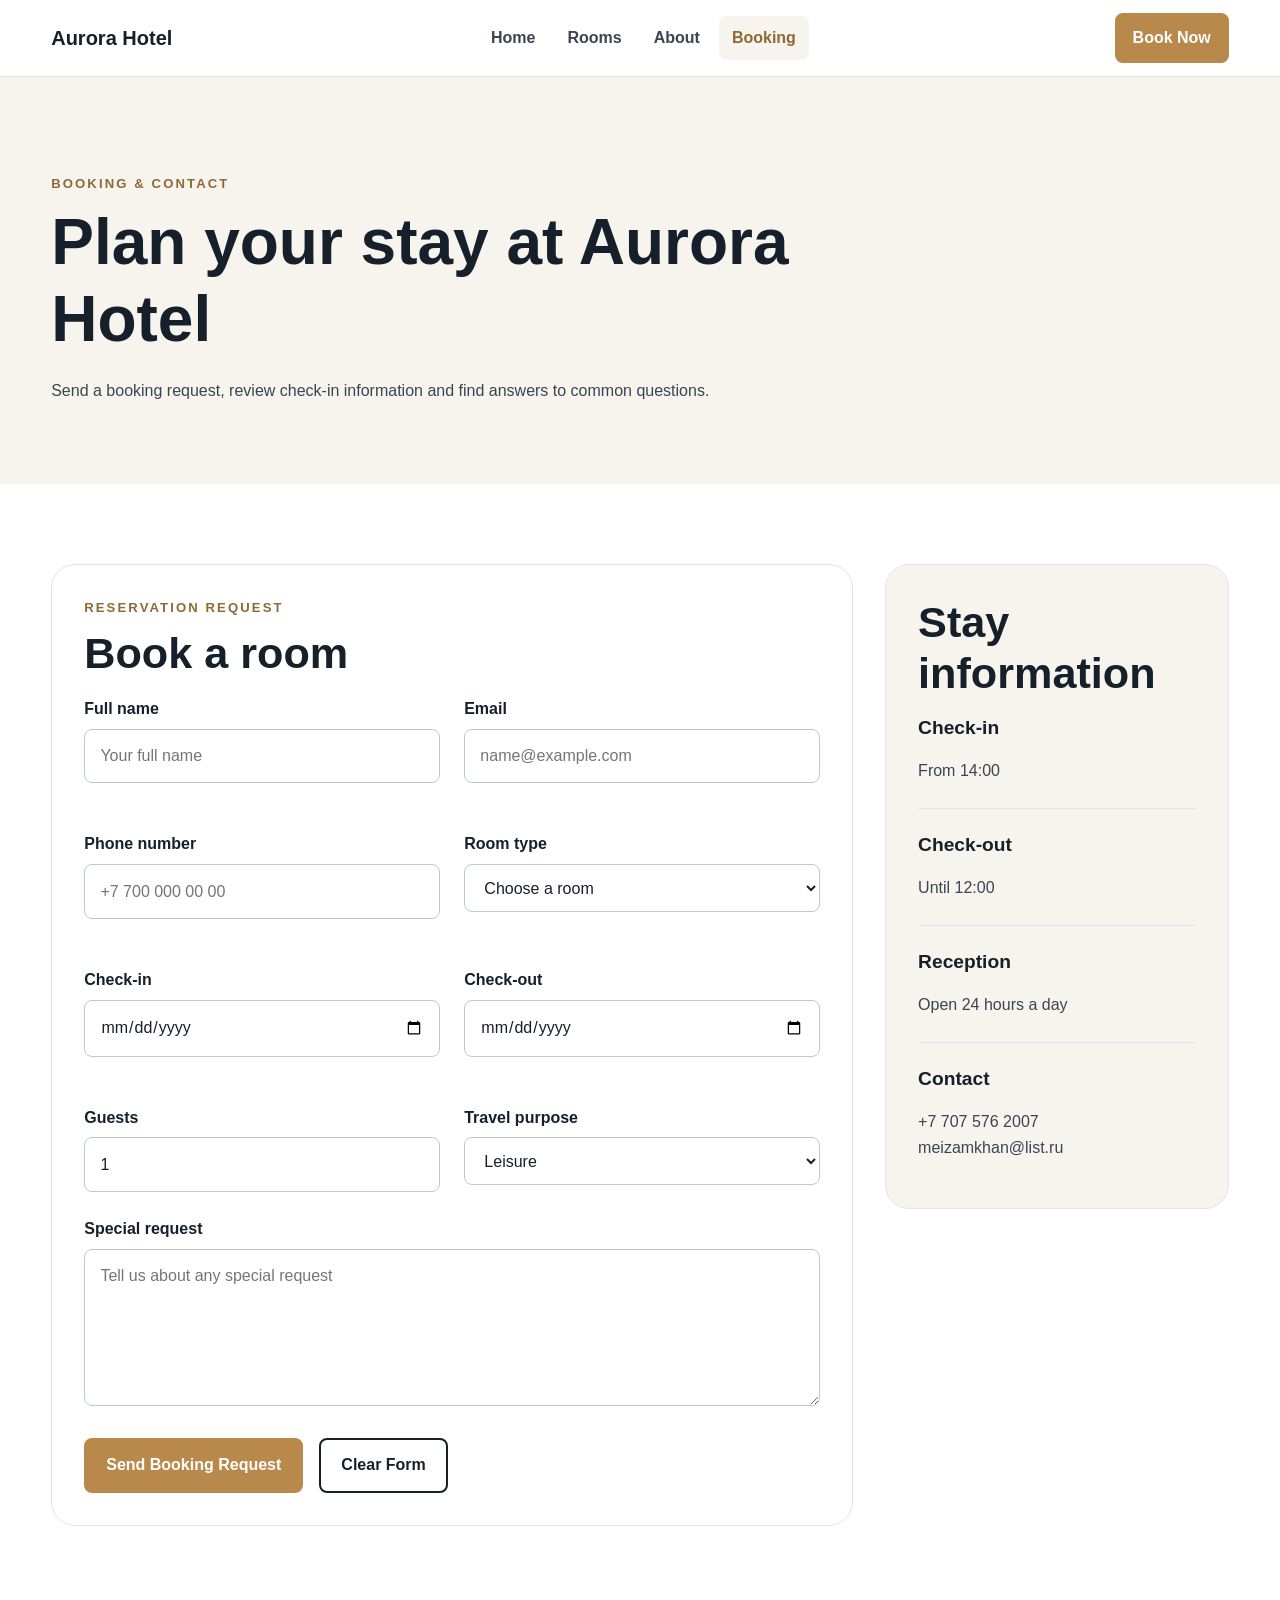
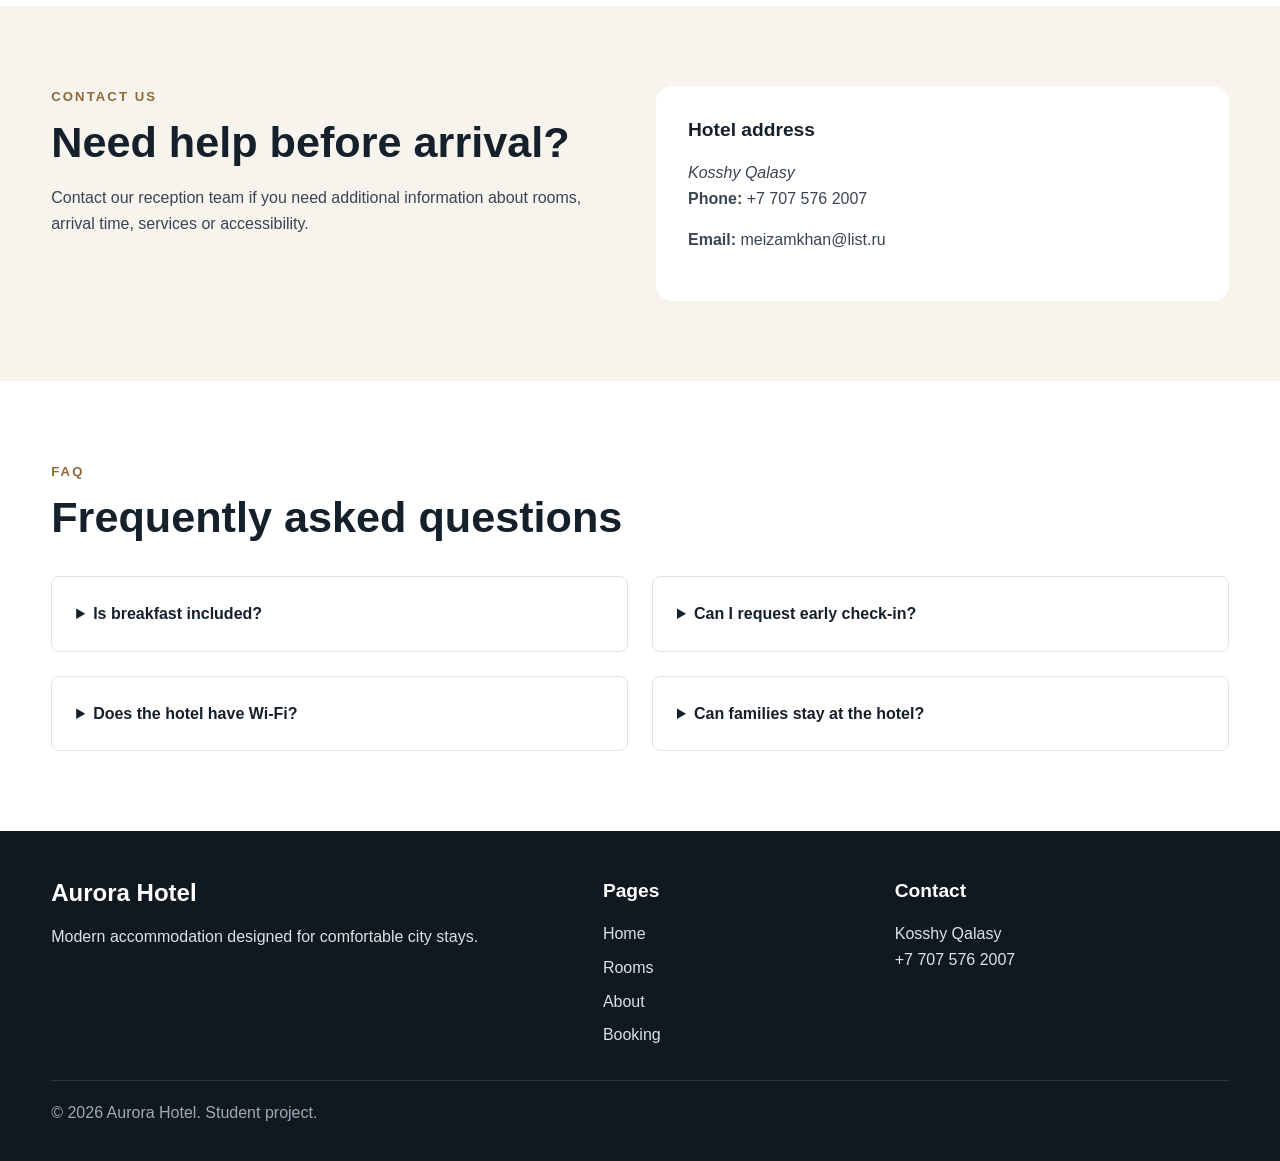
<file: booking.html>
<!DOCTYPE html>
<html lang="en">
<head>
    <meta charset="UTF-8">
    <meta name="viewport" content="width=device-width, initial-scale=1.0">
    <meta name="description" content="Book a room and contact Aurora Hotel.">
    <title>Aurora Hotel | Booking & Contact</title>
    <link rel="stylesheet" href="css/style.css">
    <link rel="stylesheet" href="css/responsive.css">
</head>
<body>
    <header class="site-header">
        <div class="container nav-wrapper">
            <a class="logo" href="index.html">Aurora Hotel</a>

            <nav class="main-nav" aria-label="Main navigation">
                <ul class="nav-list">
                    <li><a class="nav-link" href="index.html">Home</a></li>
                    <li><a class="nav-link" href="rooms.html">Rooms</a></li>
                    <li><a class="nav-link" href="about.html">About</a></li>
                    <li><a class="nav-link active" href="booking.html">Booking</a></li>
                </ul>
            </nav>

            <a class="btn btn-small" href="#booking-form">Book Now</a>
        </div>
    </header>

    <main>
        <section class="page-hero">
            <div class="container">
                <p class="eyebrow">Booking & Contact</p>
                <h1>Plan your stay at Aurora Hotel</h1>
                <p>
                    Send a booking request, review check-in information and find answers to common questions.
                </p>
            </div>
        </section>

        <section class="section">
            <div class="container booking-layout">
                <section class="booking-panel" id="booking-form">
                    <p class="eyebrow">Reservation request</p>
                    <h2>Book a room</h2>

                    <form class="booking-form" action="#" method="post">
                        <div class="form-grid">
                            <div class="form-group">
                                <label for="fullname">Full name</label>
                                <input type="text" id="fullname" name="fullname" placeholder="Your full name" required>
                            </div>

                            <div class="form-group">
                                <label for="email">Email</label>
                                <input type="email" id="email" name="email" placeholder="name@example.com" required>
                            </div>

                            <div class="form-group">
                                <label for="phone">Phone number</label>
                                <input type="tel" id="phone" name="phone" placeholder="+7 700 000 00 00">
                            </div>

                            <div class="form-group">
                                <label for="room">Room type</label>
                                <select id="room" name="room" required>
                                    <option value="">Choose a room</option>
                                    <option>Standard Room</option>
                                    <option>Twin Room</option>
                                    <option>Deluxe Room</option>
                                    <option>Family Room</option>
                                    <option>Junior Suite</option>
                                    <option>Presidential Suite</option>
                                </select>
                            </div>

                            <div class="form-group">
                                <label for="checkin">Check-in</label>
                                <input type="date" id="checkin" name="checkin" required>
                            </div>

                            <div class="form-group">
                                <label for="checkout">Check-out</label>
                                <input type="date" id="checkout" name="checkout" required>
                            </div>

                            <div class="form-group">
                                <label for="guests">Guests</label>
                                <input type="number" id="guests" name="guests" min="1" max="6" value="1" required>
                            </div>

                            <div class="form-group">
                                <label for="purpose">Travel purpose</label>
                                <select id="purpose" name="purpose">
                                    <option>Leisure</option>
                                    <option>Business</option>
                                    <option>Family trip</option>
                                    <option>Other</option>
                                </select>
                            </div>
                        </div>

                        <div class="form-group">
                            <label for="message">Special request</label>
                            <textarea id="message" name="message" rows="5"
                                      placeholder="Tell us about any special request"></textarea>
                        </div>

                        <div class="form-actions">
                            <button class="btn" type="submit">Send Booking Request</button>
                            <button class="btn btn-outline-dark" type="reset">Clear Form</button>
                        </div>
                    </form>
                </section>

                <aside class="booking-info">
                    <h2>Stay information</h2>

                    <div class="info-block">
                        <h3>Check-in</h3>
                        <p>From 14:00</p>
                    </div>

                    <div class="info-block">
                        <h3>Check-out</h3>
                        <p>Until 12:00</p>
                    </div>

                    <div class="info-block">
                        <h3>Reception</h3>
                        <p>Open 24 hours a day</p>
                    </div>

                    <div class="info-block">
                        <h3>Contact</h3>
                        <p>+7 707 576 2007<br>meizamkhan@list.ru</p>
                    </div>
                </aside>
            </div>
        </section>

        <section class="section section-alt">
            <div class="container contact-grid">
                <article>
                    <p class="eyebrow">Contact us</p>
                    <h2>Need help before arrival?</h2>
                    <p>
                        Contact our reception team if you need additional information about rooms,
                        arrival time, services or accessibility.
                    </p>
                </article>

                <article class="contact-card">
                    <h3>Hotel address</h3>
                    <address>
                        Kosshy Qalasy
                    </address>
                    <p><strong>Phone:</strong> +7 707 576 2007</p>
                    <p><strong>Email:</strong> meizamkhan@list.ru</p>
                </article>
            </div>
        </section>

        <section class="section">
            <div class="container">
                <div class="section-heading">
                    <p class="eyebrow">FAQ</p>
                    <h2>Frequently asked questions</h2>
                </div>

                <div class="faq-grid">
                    <details>
                        <summary>Is breakfast included?</summary>
                        <p>Breakfast availability depends on the selected room package.</p>
                    </details>

                    <details>
                        <summary>Can I request early check-in?</summary>
                        <p>Yes. Early check-in is subject to room availability.</p>
                    </details>

                    <details>
                        <summary>Does the hotel have Wi-Fi?</summary>
                        <p>Yes. High-speed Wi-Fi is available in guest rooms and common areas.</p>
                    </details>

                    <details>
                        <summary>Can families stay at the hotel?</summary>
                        <p>Yes. Family rooms are available for guests who need additional space.</p>
                    </details>
                </div>
            </div>
        </section>
    </main>

    <footer class="site-footer">
        <div class="container footer-grid">
            <div>
                <h2 class="footer-logo">Aurora Hotel</h2>
                <p>Modern accommodation designed for comfortable city stays.</p>
            </div>
            <div>
                <h3>Pages</h3>
                <ul class="footer-links">
                    <li><a href="index.html">Home</a></li>
                    <li><a href="rooms.html">Rooms</a></li>
                    <li><a href="about.html">About</a></li>
                    <li><a href="booking.html">Booking</a></li>
                </ul>
            </div>
            <div>
                <h3>Contact</h3>
                <address>
                    Kosshy Qalasy<br>
                    +7 707 576 2007
                </address>
            </div>
        </div>
        <div class="container footer-bottom">
            <p>&copy; 2026 Aurora Hotel. Student project.</p>
        </div>
    </footer>
</body>
</html>
</file>
<file: css/style.css>
/* =========================
   1. RESET & DESIGN SYSTEM
========================= */

*,
*::before,
*::after {
    box-sizing: border-box;
}

:root {
    --color-primary: #b8894b;
    --color-primary-dark: #8f6936;
    --color-dark: #15202b;
    --color-text: #394552;
    --color-light: #f7f3ed;
    --color-white: #ffffff;
    --color-border: #dfe4e8;
    --color-muted: #71808f;

    --radius-small: 8px;
    --radius-medium: 16px;
    --radius-large: 24px;

    --shadow: 0 12px 30px rgba(21, 32, 43, 0.10);

    --space-1: 0.5rem;
    --space-2: 1rem;
    --space-3: 1.5rem;
    --space-4: 2rem;
    --space-5: 3rem;
    --space-6: 5rem;

    --container: 1180px;
}

html {
    scroll-behavior: smooth;
}

body {
    margin: 0;
    font-family: Arial, Helvetica, sans-serif;
    color: var(--color-text);
    background: var(--color-white);
    line-height: 1.6;
}

img {
    display: block;
    max-width: 100%;
    height: auto;
}

a {
    color: inherit;
}

button,
input,
select,
textarea {
    font: inherit;
}

button {
    cursor: pointer;
}

h1,
h2,
h3 {
    margin-top: 0;
    color: var(--color-dark);
    line-height: 1.2;
}

h1 {
    font-size: clamp(2.4rem, 6vw, 4.8rem);
    margin-bottom: 1.25rem;
}

h2 {
    font-size: clamp(1.8rem, 4vw, 2.7rem);
    margin-bottom: 1rem;
}

h3 {
    font-size: 1.2rem;
}

p {
    margin-top: 0;
}

ul {
    padding-left: 1.25rem;
}

.container {
    width: min(92%, var(--container));
    margin-inline: auto;
}

.section {
    padding: var(--space-6) 0;
}

.section-alt {
    background: var(--color-light);
}

.section-heading {
    max-width: 700px;
    margin-bottom: var(--space-4);
}

.eyebrow {
    margin-bottom: 0.65rem;
    color: var(--color-primary-dark);
    font-size: 0.82rem;
    font-weight: 700;
    letter-spacing: 0.16em;
    text-transform: uppercase;
}

/* =========================
   2. BUTTONS & LINKS
========================= */

.btn {
    display: inline-flex;
    align-items: center;
    justify-content: center;
    min-height: 46px;
    padding: 0.8rem 1.25rem;
    border: 2px solid var(--color-primary);
    border-radius: var(--radius-small);
    background: var(--color-primary);
    color: var(--color-white);
    font-weight: 700;
    text-decoration: none;
    transition: 0.2s ease;
}

.btn:hover {
    background: var(--color-primary-dark);
    border-color: var(--color-primary-dark);
    transform: translateY(-2px);
}

.btn:focus-visible,
.nav-link:focus-visible,
.text-link:focus-visible,
input:focus-visible,
select:focus-visible,
textarea:focus-visible,
summary:focus-visible {
    outline: 3px solid #3a7bd5;
    outline-offset: 3px;
}

.btn-small {
    min-height: 40px;
    padding: 0.65rem 1rem;
}

.btn-outline {
    background: transparent;
    color: var(--color-white);
    border-color: rgba(255, 255, 255, 0.65);
}

.btn-outline:hover {
    background: var(--color-white);
    color: var(--color-dark);
    border-color: var(--color-white);
}

.btn-outline-dark {
    background: transparent;
    color: var(--color-dark);
    border-color: var(--color-dark);
}

.btn-outline-dark:hover {
    background: var(--color-dark);
    border-color: var(--color-dark);
    color: var(--color-white);
}

.btn-full {
    width: 100%;
}

.text-link {
    color: var(--color-primary-dark);
    font-weight: 700;
    text-decoration: none;
}

.text-link:hover {
    text-decoration: underline;
}

/* =========================
   3. HEADER / NAVIGATION
   FLEXBOX EXAMPLE #1
========================= */

.site-header {
    position: sticky;
    top: 0;
    z-index: 50;
    background: rgba(255, 255, 255, 0.97);
    border-bottom: 1px solid var(--color-border);
}

.nav-wrapper {
    display: flex;
    align-items: center;
    justify-content: space-between;
    gap: var(--space-3);
    min-height: 76px;
}

.logo {
    color: var(--color-dark);
    font-size: 1.25rem;
    font-weight: 800;
    text-decoration: none;
    white-space: nowrap;
}

.nav-list {
    display: flex;
    align-items: center;
    justify-content: center;
    flex-wrap: wrap;
    gap: 0.4rem;
    margin: 0;
    padding: 0;
    list-style: none;
}

.nav-link {
    display: inline-block;
    padding: 0.55rem 0.8rem;
    border-radius: var(--radius-small);
    color: var(--color-text);
    text-decoration: none;
    font-weight: 600;
}

.nav-link:hover,
.nav-link.active {
    background: var(--color-light);
    color: var(--color-primary-dark);
}

/* =========================
   4. HOME PAGE
========================= */

.hero {
    min-height: 650px;
    display: flex;
    align-items: center;
    color: var(--color-white);
    background:
        linear-gradient(rgba(15, 26, 36, 0.72), rgba(15, 26, 36, 0.72)),
        url("https://images.unsplash.com/photo-1566073771259-6a8506099945?auto=format&fit=crop&w=1600&q=80")
        center/cover no-repeat;
}

.hero-content {
    display: grid;
    grid-template-columns: minmax(0, 1.5fr) minmax(280px, 0.7fr);
    gap: var(--space-5);
    align-items: center;
}

.hero h1,
.hero h2 {
    color: var(--color-white);
}

.hero-text {
    max-width: 760px;
}

.hero-text > p:not(.eyebrow) {
    max-width: 620px;
    font-size: 1.1rem;
}

.hero-actions {
    display: flex;
    flex-wrap: wrap;
    gap: 1rem;
    margin-top: 1.75rem;
}

.hero-card {
    padding: var(--space-4);
    border: 1px solid rgba(255, 255, 255, 0.28);
    border-radius: var(--radius-large);
    background: rgba(255, 255, 255, 0.10);
    backdrop-filter: blur(8px);
}

.check-list {
    margin: 0;
}

.feature-flex {
    display: flex;
    flex-wrap: wrap;
    gap: var(--space-3);
}

.feature-card {
    flex: 1 1 260px;
    padding: var(--space-4);
    border: 1px solid var(--color-border);
    border-radius: var(--radius-medium);
    background: var(--color-white);
}

.feature-icon {
    display: inline-grid;
    place-items: center;
    width: 48px;
    height: 48px;
    margin-bottom: 1rem;
    border-radius: 50%;
    background: var(--color-light);
    color: var(--color-primary-dark);
    font-weight: 800;
}

.room-preview-grid {
    display: grid;
    grid-template-columns: repeat(3, minmax(0, 1fr));
    gap: var(--space-3);
}

.room-card {
    overflow: hidden;
    border: 1px solid var(--color-border);
    border-radius: var(--radius-medium);
    background: var(--color-white);
    box-shadow: var(--shadow);
}

.room-card img {
    width: 100%;
    height: 240px;
    object-fit: cover;
}

.room-card-body {
    padding: var(--space-3);
}

.testimonial-layout {
    display: grid;
    grid-template-columns: 1fr 1fr;
    gap: var(--space-5);
    align-items: center;
}

.testimonial {
    margin: 0;
    padding: var(--space-4);
    border-left: 5px solid var(--color-primary);
    border-radius: var(--radius-medium);
    background: var(--color-light);
    color: var(--color-dark);
    font-size: 1.2rem;
}

.testimonial footer {
    margin-top: 1rem;
    color: var(--color-muted);
    font-size: 0.95rem;
}

.cta-section {
    padding: var(--space-5) 0;
    background: var(--color-dark);
    color: var(--color-white);
}

.cta-section h2 {
    margin-bottom: 0;
    color: var(--color-white);
}

.cta-flex {
    display: flex;
    justify-content: space-between;
    align-items: center;
    gap: var(--space-3);
}

/* =========================
   5. SHARED PAGE HERO
========================= */

.page-hero {
    padding: 6rem 0 4rem;
    background: var(--color-light);
}

.page-hero .container {
    max-width: 900px;
    margin-left: max(4%, calc((100% - var(--container)) / 2));
}

.page-hero h1 {
    font-size: clamp(2.2rem, 5vw, 4rem);
}

/* =========================
   6. ROOMS PAGE
   GRID EXAMPLE #1: 6 ITEMS
========================= */

.room-filter {
    display: flex;
    flex-wrap: wrap;
    align-items: center;
    gap: 0.75rem;
    margin-bottom: var(--space-4);
}

.room-filter a {
    padding: 0.55rem 0.9rem;
    border: 1px solid var(--color-border);
    border-radius: 999px;
    text-decoration: none;
}

.room-filter a:hover {
    background: var(--color-light);
}

.rooms-grid {
    display: grid;
    grid-template-columns: repeat(3, minmax(0, 1fr));
    gap: var(--space-4);
}

.room-meta {
    display: flex;
    justify-content: space-between;
    gap: 1rem;
    margin-bottom: 0.75rem;
    color: var(--color-muted);
    font-size: 0.9rem;
}

.mini-list {
    color: var(--color-muted);
}

.price {
    margin: 1.25rem 0;
    color: var(--color-dark);
    font-weight: 800;
}

.amenities-layout {
    display: grid;
    grid-template-columns: 0.7fr 1.3fr;
    gap: var(--space-5);
}

.amenities-grid {
    display: grid;
    grid-template-columns: repeat(3, minmax(0, 1fr));
    gap: 1rem;
}

.amenity {
    padding: 1rem;
    border-radius: var(--radius-small);
    background: var(--color-white);
    text-align: center;
    font-weight: 600;
}

/* =========================
   7. ABOUT PAGE
   GRID EXAMPLE #2
========================= */

.story-grid {
    display: grid;
    grid-template-columns: 1.15fr 0.85fr;
    gap: var(--space-5);
    align-items: center;
}

.story-image {
    margin: 0;
}

.story-image img {
    width: 100%;
    min-height: 430px;
    object-fit: cover;
    border-radius: var(--radius-large);
}

.story-image figcaption {
    margin-top: 0.75rem;
    color: var(--color-muted);
    font-size: 0.9rem;
}

.values-grid {
    display: grid;
    grid-template-columns: repeat(4, minmax(0, 1fr));
    gap: var(--space-3);
}

.value-card {
    padding: var(--space-3);
    border-radius: var(--radius-medium);
    background: var(--color-white);
    border: 1px solid var(--color-border);
}

.stats-grid {
    display: grid;
    grid-template-columns: repeat(4, 1fr);
    gap: var(--space-3);
}

.stat {
    padding: var(--space-3);
    border-left: 4px solid var(--color-primary);
    background: var(--color-light);
}

.stat strong {
    display: block;
    margin-bottom: 0.4rem;
    color: var(--color-dark);
    font-size: 2rem;
}

.facility-layout {
    display: grid;
    grid-template-columns: repeat(2, 1fr);
    gap: var(--space-3);
}

.facility-card {
    min-height: 220px;
    padding: var(--space-4);
    border-radius: var(--radius-medium);
    background: var(--color-white);
    border: 1px solid var(--color-border);
}

.facility-card.large {
    grid-row: span 2;
    min-height: 460px;
    background:
        linear-gradient(rgba(21, 32, 43, 0.6), rgba(21, 32, 43, 0.6)),
        url("https://images.unsplash.com/photo-1551882547-ff40c63fe5fa?auto=format&fit=crop&w=1200&q=80")
        center/cover no-repeat;
    color: var(--color-white);
}

.facility-card.large h3 {
    color: var(--color-white);
}

.team-section {
    display: grid;
    grid-template-columns: 1.3fr 0.7fr;
    gap: var(--space-4);
}

.team-note {
    padding: var(--space-4);
    border-radius: var(--radius-medium);
    background: var(--color-dark);
    color: var(--color-white);
}

.team-note h3 {
    color: var(--color-white);
}

/* =========================
   8. BOOKING PAGE
========================= */

.booking-layout {
    display: grid;
    grid-template-columns: 1.4fr 0.6fr;
    gap: var(--space-4);
    align-items: start;
}

.booking-panel,
.booking-info {
    padding: var(--space-4);
    border: 1px solid var(--color-border);
    border-radius: var(--radius-large);
    background: var(--color-white);
}

.booking-info {
    position: sticky;
    top: 100px;
    background: var(--color-light);
}

.info-block + .info-block {
    margin-top: 1.5rem;
    padding-top: 1.5rem;
    border-top: 1px solid var(--color-border);
}

.form-grid {
    display: grid;
    grid-template-columns: repeat(2, 1fr);
    gap: var(--space-3);
}

.form-group {
    margin-bottom: var(--space-3);
}

.form-group label {
    display: block;
    margin-bottom: 0.45rem;
    color: var(--color-dark);
    font-weight: 700;
}

.form-group input,
.form-group select,
.form-group textarea {
    width: 100%;
    padding: 0.85rem 0.95rem;
    border: 1px solid #bfc8d0;
    border-radius: var(--radius-small);
    background: var(--color-white);
    color: var(--color-dark);
}

.form-group textarea {
    resize: vertical;
}

.form-actions {
    display: flex;
    flex-wrap: wrap;
    gap: 1rem;
}

.contact-grid {
    display: grid;
    grid-template-columns: 1fr 1fr;
    gap: var(--space-4);
}

.contact-card {
    padding: var(--space-4);
    border-radius: var(--radius-medium);
    background: var(--color-white);
}

.faq-grid {
    display: grid;
    grid-template-columns: repeat(2, 1fr);
    gap: var(--space-3);
}

details {
    padding: var(--space-3);
    border: 1px solid var(--color-border);
    border-radius: var(--radius-small);
    background: var(--color-white);
}

summary {
    color: var(--color-dark);
    font-weight: 700;
    cursor: pointer;
}

details p {
    margin: 1rem 0 0;
}

/* =========================
   9. FOOTER
========================= */

.site-footer {
    padding-top: var(--space-5);
    background: #101820;
    color: #dbe2e8;
}

.site-footer h2,
.site-footer h3 {
    color: var(--color-white);
}

.footer-grid {
    display: grid;
    grid-template-columns: 1.4fr 0.7fr 0.9fr;
    gap: var(--space-4);
}

.footer-logo {
    font-size: 1.5rem;
}

.footer-links {
    margin: 0;
    padding: 0;
    list-style: none;
}

.footer-links li + li {
    margin-top: 0.5rem;
}

.footer-links a {
    color: #dbe2e8;
    text-decoration: none;
}

.footer-links a:hover {
    color: var(--color-primary);
}

.site-footer address {
    font-style: normal;
}

.footer-bottom {
    margin-top: var(--space-4);
    padding: 1.2rem 0;
    border-top: 1px solid rgba(255, 255, 255, 0.12);
    color: #9eabb7;
}
</file>
<file: css/responsive.css>
/* =========================
   TABLET
========================= */

@media (max-width: 960px) {
    .nav-wrapper {
        flex-wrap: wrap;
        padding: 0.8rem 0;
    }

    .main-nav {
        order: 3;
        width: 100%;
    }

    .nav-list {
        justify-content: flex-start;
    }

    .hero {
        min-height: auto;
        padding: 5rem 0;
    }

    .hero-content,
    .story-grid,
    .booking-layout,
    .team-section,
    .testimonial-layout,
    .amenities-layout {
        grid-template-columns: 1fr;
    }

    .room-preview-grid,
    .rooms-grid {
        grid-template-columns: repeat(2, minmax(0, 1fr));
    }

    .values-grid,
    .stats-grid {
        grid-template-columns: repeat(2, minmax(0, 1fr));
    }

    .amenities-grid {
        grid-template-columns: repeat(2, minmax(0, 1fr));
    }

    .booking-info {
        position: static;
    }

    .footer-grid {
        grid-template-columns: 1fr 1fr;
    }
}

/* =========================
   MOBILE
========================= */

@media (max-width: 640px) {
    .section {
        padding: 3.5rem 0;
    }

    .nav-wrapper {
        align-items: flex-start;
    }

    .site-header .btn-small {
        display: none;
    }

    .main-nav {
        width: 100%;
    }

    .nav-list {
        flex-direction: column;
        align-items: stretch;
        gap: 0.25rem;
    }

    .nav-link {
        display: block;
        width: 100%;
    }

    .hero {
        padding: 4rem 0;
    }

    .hero-actions,
    .cta-flex,
    .form-actions {
        flex-direction: column;
        align-items: stretch;
    }

    .hero-actions .btn,
    .cta-flex .btn,
    .form-actions .btn {
        width: 100%;
    }

    .room-preview-grid,
    .rooms-grid,
    .values-grid,
    .stats-grid,
    .facility-layout,
    .form-grid,
    .contact-grid,
    .faq-grid,
    .footer-grid,
    .amenities-grid {
        grid-template-columns: 1fr;
    }

    .facility-card.large {
        grid-row: auto;
        min-height: 300px;
    }

    .room-card img {
        height: 220px;
    }

    .story-image img {
        min-height: 300px;
    }

    .page-hero {
        padding: 4rem 0 3rem;
    }

    .page-hero .container {
        margin-inline: auto;
    }
}
</file>
